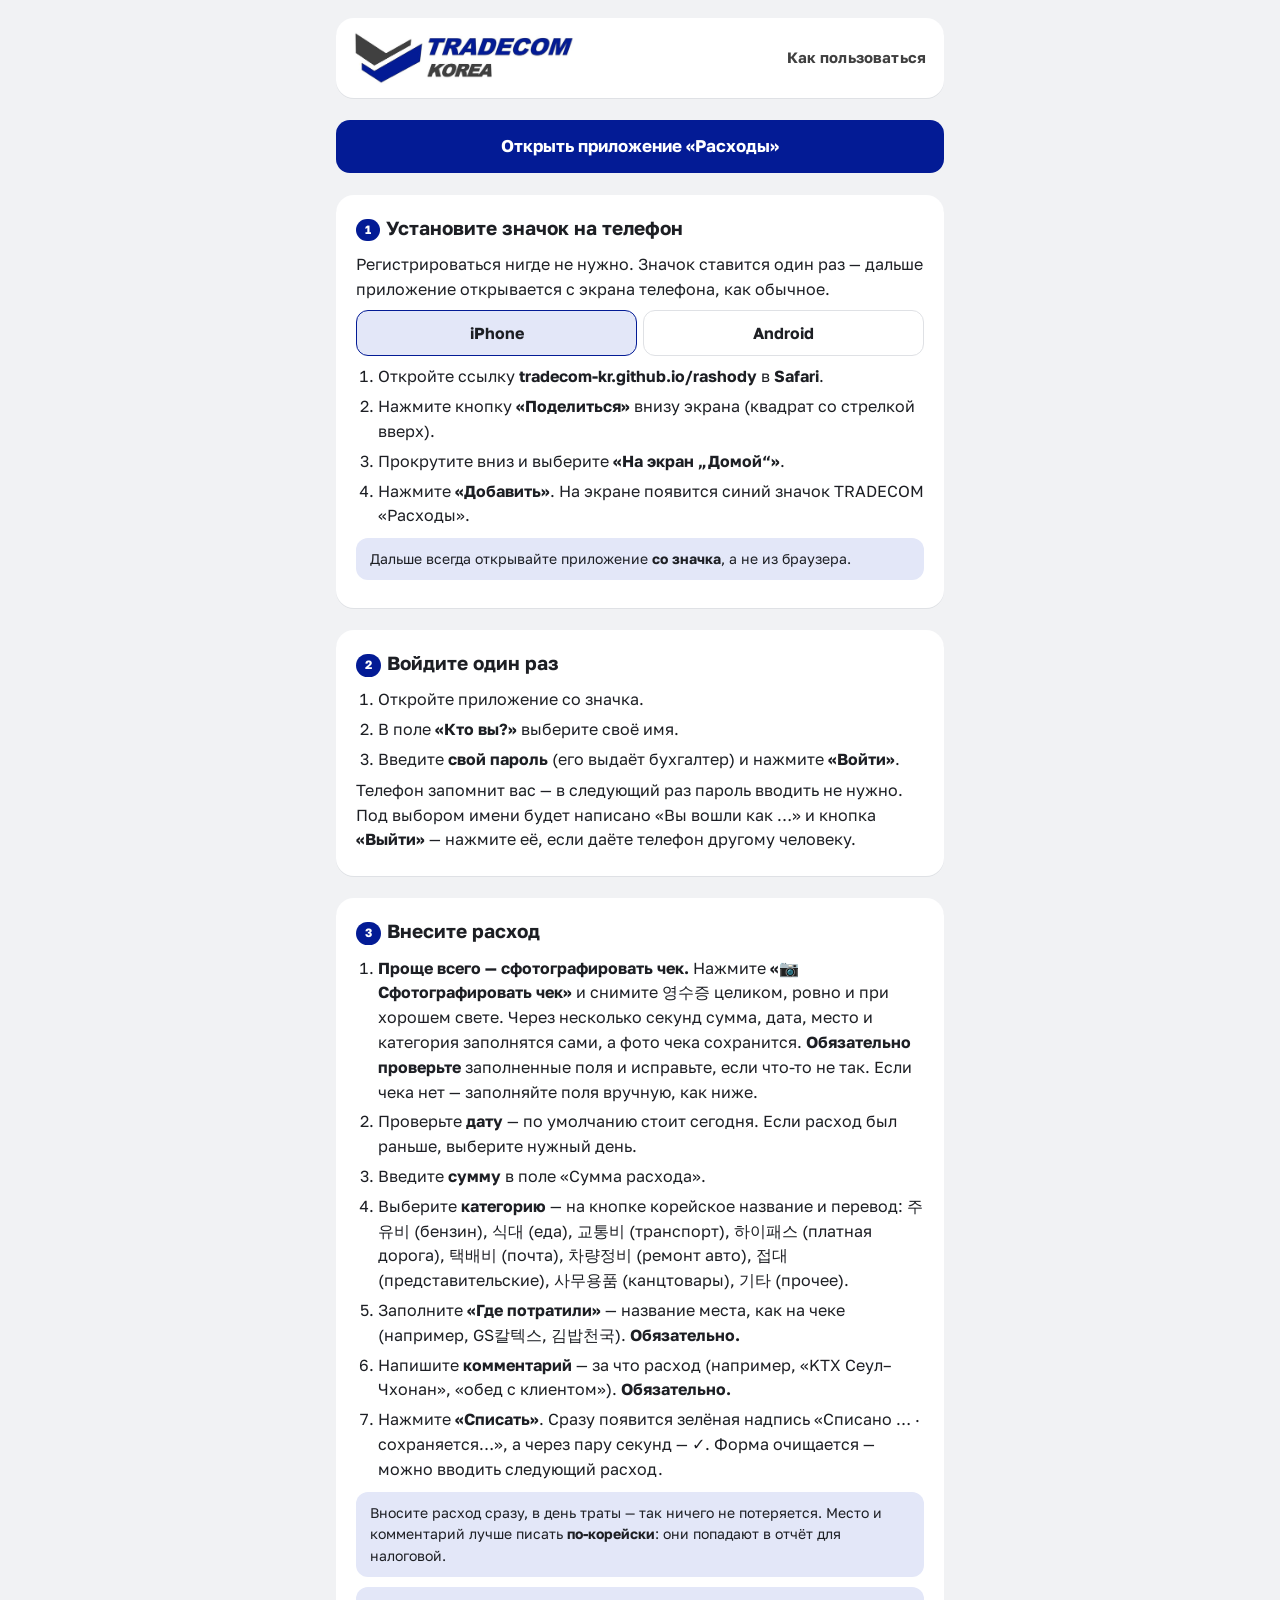
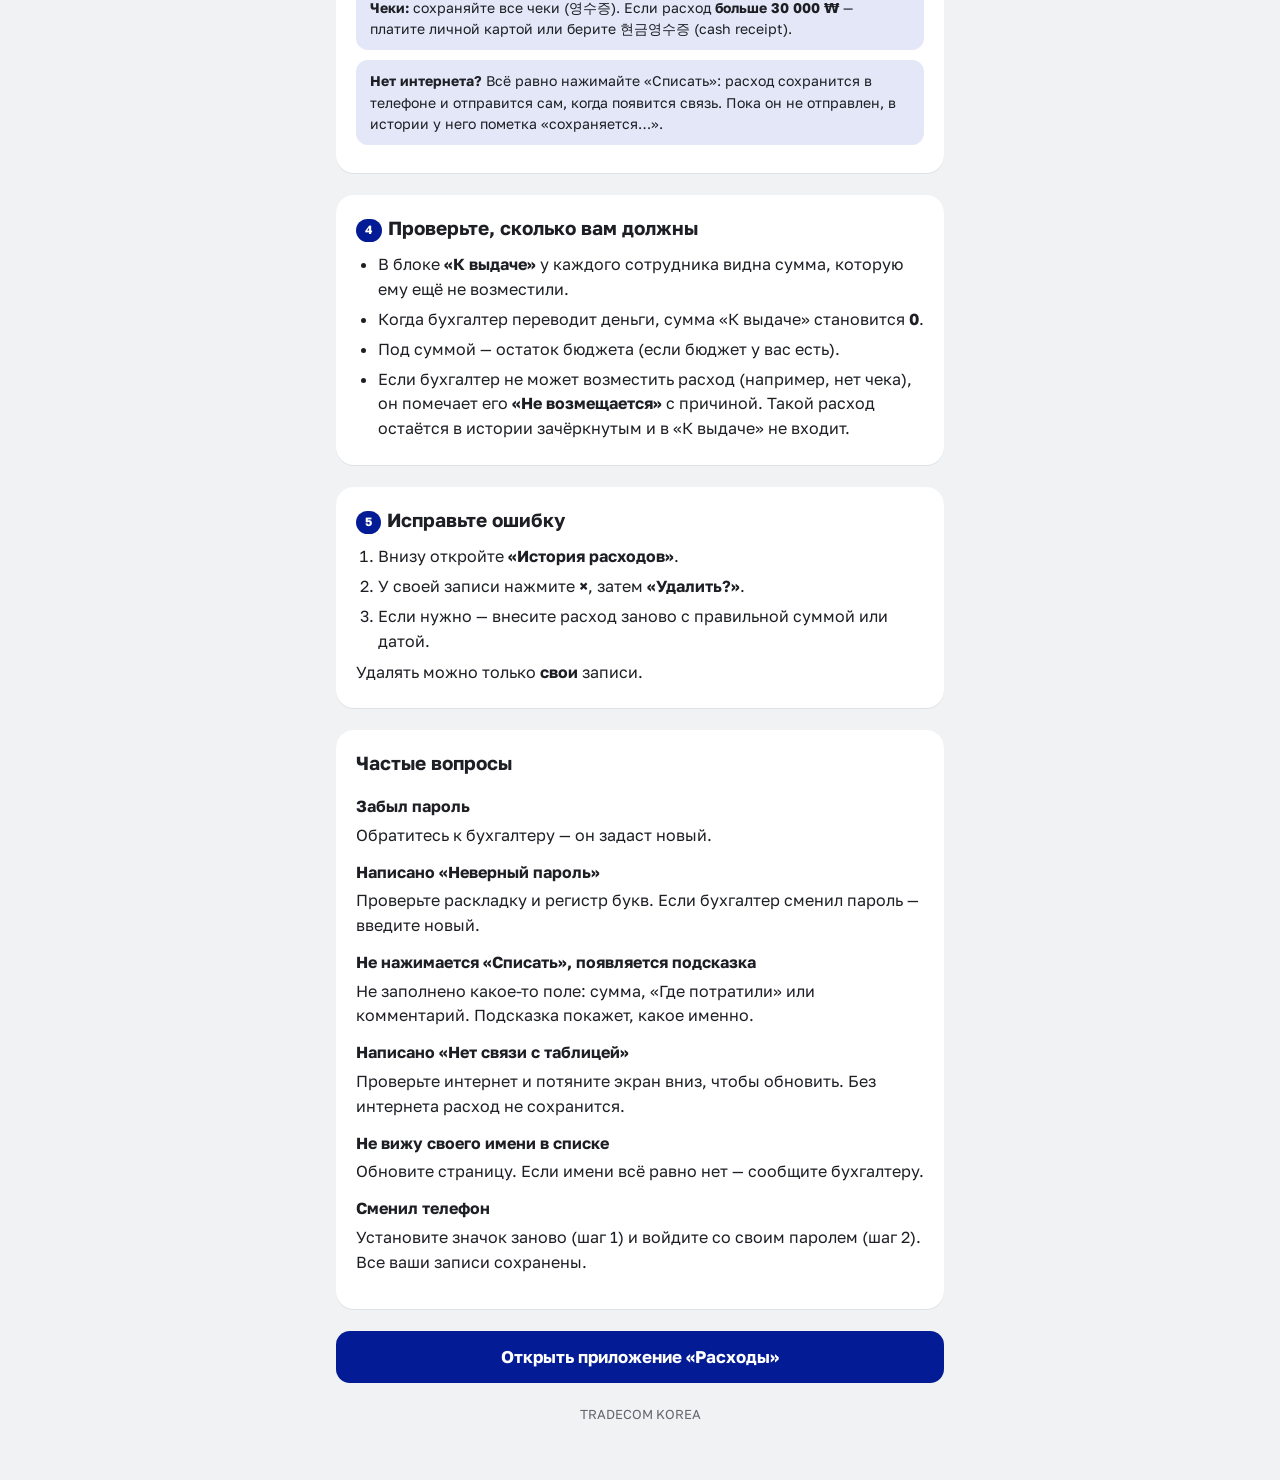
<file: help.html>
<!doctype html>
<html lang="ru">
<head>
<meta charset="utf-8">
<meta name="viewport" content="width=device-width,initial-scale=1,viewport-fit=cover">
<title>Как пользоваться — Расходы</title>
<meta name="theme-color" content="#031b95">
<link rel="apple-touch-icon" href="icon-180.png">
<link rel="icon" type="image/png" sizes="192x192" href="icon-192.png">
<link rel="preconnect" href="https://fonts.googleapis.com">
<link rel="stylesheet" href="https://fonts.googleapis.com/css2?family=Golos+Text:wght@400;500;600;700;800&display=swap">
<link rel="stylesheet" href="style.css">
<style>
html,body{margin:0}
.doc{background:var(--surface);border-radius:18px;padding:18px 20px;box-shadow:0 1px 0 var(--line);line-height:1.55}
.doc h2{font-size:19px;margin:0 0 10px}
.doc h3{font-size:16px;margin:18px 0 6px}
.doc ol,.doc ul{margin:6px 0;padding-left:22px}
.doc li{margin:5px 0}
.doc p{margin:6px 0}
.doc b{font-weight:700}
.step{display:inline-block;background:var(--accent);color:var(--accent-fg);border-radius:999px;font-size:12px;font-weight:700;padding:2px 9px;margin-right:6px;vertical-align:1px}
.tip{background:var(--accent-soft);border-radius:12px;padding:10px 14px;font-size:14px;margin:10px 0}
.big{display:block;text-align:center;background:var(--ink);color:#fff;text-decoration:none;font-weight:700;font-size:17px;padding:14px;border-radius:14px}
.tabs{display:grid;grid-template-columns:1fr 1fr;gap:6px;margin:8px 0}
.tabs button{font:inherit;font-weight:700;padding:10px;border-radius:12px;border:1.5px solid var(--line);background:var(--surface);color:var(--fg);cursor:pointer}
.tabs button[aria-pressed="true"]{border-color:var(--accent);background:var(--accent-soft)}
.faq dt{font-weight:700;margin-top:12px}
.faq dd{margin:4px 0 0}
</style>
</head>
<body>
<div class="wrap">
  <header class="brand"><img src="logo.png" alt="Tradecom Korea"><span>Как пользоваться</span></header>

  <a class="big" href="./">Открыть приложение «Расходы»</a>

  <section class="doc">
    <h2><span class="step">1</span>Установите значок на телефон</h2>
    <p>Регистрироваться нигде не нужно. Значок ставится один раз — дальше приложение открывается с экрана телефона, как обычное.</p>
    <div class="tabs" role="group" aria-label="Телефон">
      <button type="button" data-os="ios" aria-pressed="true">iPhone</button>
      <button type="button" data-os="and" aria-pressed="false">Android</button>
    </div>
    <div data-show="ios">
      <ol>
        <li>Откройте ссылку <b>tradecom-kr.github.io/rashody</b> в <b>Safari</b>.</li>
        <li>Нажмите кнопку <b>«Поделиться»</b> внизу экрана (квадрат со стрелкой вверх).</li>
        <li>Прокрутите вниз и выберите <b>«На экран „Домой“»</b>.</li>
        <li>Нажмите <b>«Добавить»</b>. На экране появится синий значок TRADECOM «Расходы».</li>
      </ol>
    </div>
    <div data-show="and" hidden>
      <ol>
        <li>Откройте ссылку <b>tradecom-kr.github.io/rashody</b> в <b>Chrome</b>.</li>
        <li>Нажмите меню <b>⋮</b> в правом верхнем углу.</li>
        <li>Выберите <b>«Добавить на главный экран»</b> (или «Установить приложение»).</li>
        <li>Нажмите <b>«Добавить»</b> / <b>«Установить»</b>. На экране появится значок «Расходы».</li>
      </ol>
    </div>
    <div class="tip">Дальше всегда открывайте приложение <b>со значка</b>, а не из браузера.</div>
  </section>

  <section class="doc">
    <h2><span class="step">2</span>Войдите один раз</h2>
    <ol>
      <li>Откройте приложение со значка.</li>
      <li>В поле <b>«Кто вы?»</b> выберите своё имя.</li>
      <li>Введите <b>свой пароль</b> (его выдаёт бухгалтер) и нажмите <b>«Войти»</b>.</li>
    </ol>
    <p>Телефон запомнит вас — в следующий раз пароль вводить не нужно. Под выбором имени будет написано «Вы вошли как …» и кнопка <b>«Выйти»</b> — нажмите её, если даёте телефон другому человеку.</p>
  </section>

  <section class="doc">
    <h2><span class="step">3</span>Внесите расход</h2>
    <ol>
      <li><b>Проще всего — сфотографировать чек.</b> Нажмите <b>«📷 Сфотографировать чек»</b> и снимите 영수증 целиком, ровно и при хорошем свете. Через несколько секунд сумма, дата, место и категория заполнятся сами, а фото чека сохранится. <b>Обязательно проверьте</b> заполненные поля и исправьте, если что-то не так. Если чека нет — заполняйте поля вручную, как ниже.</li>
      <li>Проверьте <b>дату</b> — по умолчанию стоит сегодня. Если расход был раньше, выберите нужный день.</li>
      <li>Введите <b>сумму</b> в поле «Сумма расхода».</li>
      <li>Выберите <b>категорию</b> — на кнопке корейское название и перевод: 주유비 (бензин), 식대 (еда), 교통비 (транспорт), 하이패스 (платная дорога), 택배비 (почта), 차량정비 (ремонт авто), 접대 (представительские), 사무용품 (канцтовары), 기타 (прочее).</li>
      <li>Заполните <b>«Где потратили»</b> — название места, как на чеке (например, GS칼텍스, 김밥천국). <b>Обязательно.</b></li>
      <li>Напишите <b>комментарий</b> — за что расход (например, «KTX Сеул–Чхонан», «обед с клиентом»). <b>Обязательно.</b></li>
      <li>Нажмите <b>«Списать»</b>. Сразу появится зелёная надпись «Списано … · сохраняется…», а через пару секунд — <b>✓</b>. Форма очищается — можно вводить следующий расход.</li>
    </ol>
    <div class="tip">Вносите расход сразу, в день траты — так ничего не потеряется. Место и комментарий лучше писать <b>по-корейски</b>: они попадают в отчёт для налоговой.</div>
    <div class="tip"><b>Чеки:</b> сохраняйте все чеки (영수증). Если расход <b>больше 30 000 ₩</b> — платите личной картой или берите 현금영수증 (cash receipt).</div>
    <div class="tip"><b>Нет интернета?</b> Всё равно нажимайте «Списать»: расход сохранится в телефоне и отправится сам, когда появится связь. Пока он не отправлен, в истории у него пометка «сохраняется…».</div>
  </section>

  <section class="doc">
    <h2><span class="step">4</span>Проверьте, сколько вам должны</h2>
    <ul>
      <li>В блоке <b>«К выдаче»</b> у каждого сотрудника видна сумма, которую ему ещё не возместили.</li>
      <li>Когда бухгалтер переводит деньги, сумма «К выдаче» становится <b>0</b>.</li>
      <li>Под суммой — остаток бюджета (если бюджет у вас есть).</li>
      <li>Если бухгалтер не может возместить расход (например, нет чека), он помечает его <b>«Не возмещается»</b> с причиной. Такой расход остаётся в истории зачёркнутым и в «К выдаче» не входит.</li>
    </ul>
  </section>

  <section class="doc">
    <h2><span class="step">5</span>Исправьте ошибку</h2>
    <ol>
      <li>Внизу откройте <b>«История расходов»</b>.</li>
      <li>У своей записи нажмите <b>×</b>, затем <b>«Удалить?»</b>.</li>
      <li>Если нужно — внесите расход заново с правильной суммой или датой.</li>
    </ol>
    <p>Удалять можно только <b>свои</b> записи.</p>
  </section>

  <section class="doc">
    <h2>Частые вопросы</h2>
    <dl class="faq">
      <dt>Забыл пароль</dt>
      <dd>Обратитесь к бухгалтеру — он задаст новый.</dd>
      <dt>Написано «Неверный пароль»</dt>
      <dd>Проверьте раскладку и регистр букв. Если бухгалтер сменил пароль — введите новый.</dd>
      <dt>Не нажимается «Списать», появляется подсказка</dt>
      <dd>Не заполнено какое-то поле: сумма, «Где потратили» или комментарий. Подсказка покажет, какое именно.</dd>
      <dt>Написано «Нет связи с таблицей»</dt>
      <dd>Проверьте интернет и потяните экран вниз, чтобы обновить. Без интернета расход не сохранится.</dd>
      <dt>Не вижу своего имени в списке</dt>
      <dd>Обновите страницу. Если имени всё равно нет — сообщите бухгалтеру.</dd>
      <dt>Сменил телефон</dt>
      <dd>Установите значок заново (шаг 1) и войдите со своим паролем (шаг 2). Все ваши записи сохранены.</dd>
    </dl>
  </section>

  <a class="big" href="./">Открыть приложение «Расходы»</a>
  <p class="sub" style="text-align:center">TRADECOM KOREA</p>
</div>
<script>
document.querySelectorAll('[data-os]').forEach(b=>b.addEventListener('click',()=>{
  document.querySelectorAll('[data-os]').forEach(x=>x.setAttribute('aria-pressed',String(x===b)));
  document.querySelectorAll('[data-show]').forEach(s=>s.hidden=s.dataset.show!==b.dataset.os);
}));
if(/Android/i.test(navigator.userAgent))document.querySelector('[data-os="and"]').click();
</script>
</body>
</html>
</file>
<file: style.css>
/* Layout: одна колонка. Тёмная «карта» сверху — ввод расхода; ниже карточки сотрудников с суммой к выдаче */
:root{
  --bg:#f1f2f4; --surface:#ffffff; --field:#f7f8fa; --fg:#1d1f24; --muted:#62666f; --line:#dfe1e5;
  --ink:#031b95; --ink-2:rgba(255,255,255,.13); --ink-fg:#ffffff; --ink-muted:#b8c1ec;
  --accent:#031b95; --accent-fg:#ffffff; --accent-soft:#e3e7f8; --gray:#404040;
  --bad:#c2412d; --bad-soft:#fbe6e2; --ok:#1f8a5b; --ok-soft:#e1f3ea;
  --font-body:"Golos Text",system-ui,-apple-system,"Segoe UI",sans-serif;
  --font-num:"Golos Text",system-ui,-apple-system,"Segoe UI",sans-serif;
}
@media (prefers-color-scheme: dark){:root:not([data-theme="light"]){
  --bg:#121316; --surface:#1c1d21; --field:#25272c; --fg:#ebecef; --muted:#9da1aa; --line:#2d2f34;
  --ink:#13289e; --ink-2:rgba(255,255,255,.12); --ink-fg:#ffffff; --ink-muted:#b8c1ec;
  --accent:#5b74f0; --accent-fg:#ffffff; --accent-soft:#1d2550; --gray:#8a8c91;
  --bad:#f08a78; --bad-soft:#3a1f1b; --ok:#5fd09a; --ok-soft:#173326; color-scheme:dark}}
:root[data-theme="dark"]{
  --bg:#121316; --surface:#1c1d21; --field:#25272c; --fg:#ebecef; --muted:#9da1aa; --line:#2d2f34;
  --ink:#13289e; --ink-2:rgba(255,255,255,.12); --ink-fg:#ffffff; --ink-muted:#b8c1ec;
  --accent:#5b74f0; --accent-fg:#ffffff; --accent-soft:#1d2550; --gray:#8a8c91;
  --bad:#f08a78; --bad-soft:#3a1f1b; --ok:#5fd09a; --ok-soft:#173326; color-scheme:dark}

*{box-sizing:border-box}
[hidden]{display:none!important}
body{background:var(--bg);color:var(--fg);font-family:var(--font-body);font-size:16px;line-height:1.45}
.wrap{max-width:640px;margin:0 auto;padding-inline:16px;padding-block:18px 56px;display:flex;flex-direction:column;gap:22px}
h1{font-size:20px;margin:0;font-weight:700;letter-spacing:-.01em}
h2{font-size:17px;margin:0;font-weight:700}
.num{font-family:var(--font-num);font-variant-numeric:tabular-nums}
button{font:inherit;cursor:pointer;color:inherit}
button:focus-visible,input:focus-visible,select:focus-visible{outline:2px solid var(--accent);outline-offset:2px}
.msg{font-size:14px;margin:0;min-height:1.2em}
.msg.ok{color:var(--ok)} .msg.err{color:var(--bad)}
.notice{background:var(--accent-soft);border-radius:14px;padding:12px 14px;font-size:14px}
.sub{font-size:13px;color:var(--muted);margin:0}

/* Ввод — тёмная карта */
.hero{background:var(--surface);color:var(--fg);border-radius:22px;padding:18px;display:flex;flex-direction:column;gap:14px;box-shadow:0 1px 0 var(--line),0 10px 28px -20px rgba(20,28,60,.35);border-top:4px solid var(--accent)}
.hero .msg{color:var(--muted)} .hero .msg.ok{color:var(--ok)} .hero .msg.err{color:var(--bad)}
.pair{display:grid;grid-template-columns:minmax(0,1.3fr) minmax(0,1fr);gap:8px}
.pill{font:inherit;font-size:15px;font-weight:600;padding:11px 14px;border-radius:999px;border:1.5px solid var(--line);background:var(--field);color:var(--fg);width:100%;min-width:0;appearance:none;-webkit-appearance:none}
select.pill{background-image:linear-gradient(45deg,transparent 50%,var(--muted) 50%),linear-gradient(135deg,var(--muted) 50%,transparent 50%);background-position:calc(100% - 18px) 52%,calc(100% - 13px) 52%;background-size:5px 5px;background-repeat:no-repeat;padding-right:30px}
/* выпадающий список: тёмный текст на светлом фоне, иначе на Windows пункты не видны */
select.pill option{color:#1d1f24;background:#ffffff;font-weight:500}
input[type=date].pill{font-family:var(--font-body);font-size:15px}
.pin-row{display:flex;gap:8px}
.pin-row .pill{letter-spacing:.15em}
.amt-cap{font-size:13px;color:var(--muted);font-weight:600;margin-bottom:-8px;padding-left:4px}
.amt-wrap{display:flex;align-items:center;background:var(--field);border:1.5px solid var(--line);border-radius:16px;padding:0 16px}
.amt-wrap:focus-within,.note:focus,.pill:focus{border-color:var(--accent);outline:none;box-shadow:0 0 0 3px var(--accent-soft)}
.amt{flex:1;min-width:0;border:0;background:transparent;color:var(--fg);font-family:var(--font-num);font-size:34px;font-weight:700;text-align:right;padding:14px 8px 14px 0;letter-spacing:-.02em}
.amt:focus{outline:none}
.amt::placeholder{color:var(--muted);opacity:.7;font-family:var(--font-body);font-size:20px;font-weight:500;letter-spacing:0;text-align:center}
.amt-cur{font-family:var(--font-num);font-size:26px;font-weight:700;color:var(--muted)}
.cats{display:grid;grid-template-columns:repeat(4,minmax(0,1fr));gap:6px}
.cats button{background:var(--c-soft,var(--field));border:1.5px solid transparent;border-radius:12px;padding:9px 4px;font-size:15px;font-weight:600;color:var(--c-ink,var(--fg));min-width:0;line-height:1.2;display:flex;flex-direction:column;align-items:center;gap:2px}
.cats button b{font-weight:700}
.cats button small{font-size:11px;font-weight:500;opacity:.85}
.cats button[aria-pressed="true"]{background:var(--c,var(--accent));color:#fff;border-color:var(--c,var(--accent))}
.note{font:inherit;font-size:15px;padding:12px 14px;border-radius:12px;border:1.5px solid var(--line);background:var(--field);color:var(--fg);width:100%}
.note::placeholder{color:var(--muted);opacity:.8}
.go{background:var(--accent);color:#fff;border:0;border-radius:14px;padding:15px;font-size:18px;font-weight:700}
.go:disabled{opacity:.45;cursor:not-allowed}
.tubtn{background:var(--accent);color:var(--accent-fg);border:0;border-radius:999px;padding:9px 16px;font-size:15px;font-weight:700}

/* Шапка с логотипом */
.brand{background:#ffffff;border-radius:18px;padding:14px 18px;display:flex;align-items:center;justify-content:space-between;gap:12px;flex-wrap:wrap;box-shadow:0 1px 0 var(--line)}
.brand img{height:52px;width:auto;max-width:100%;display:block}
.brand span{font-weight:700;font-size:15px;color:#404040;letter-spacing:.01em}
/* Карточки сотрудников */
.sumhead{display:flex;justify-content:space-between;align-items:baseline;gap:8px;flex-wrap:wrap}
.people{display:grid;grid-template-columns:repeat(auto-fill,minmax(150px,1fr));gap:10px}
.pc{background:var(--surface);border-radius:18px;padding:14px;display:flex;flex-direction:column;gap:10px;box-shadow:0 1px 0 var(--line),0 6px 20px -16px rgba(20,28,60,.35);min-width:0}
.pc-top{display:flex;align-items:center;gap:8px;min-width:0}
.av{flex:none;width:30px;height:30px;border-radius:50%;display:grid;place-items:center;font-size:12px;font-weight:700;color:#fff;background:var(--c)}
.pc-name{font-weight:700;font-size:14px;line-height:1.15;min-width:0;overflow:hidden;text-overflow:ellipsis}
.due-l{font-size:11px;text-transform:uppercase;letter-spacing:.07em;color:var(--muted);font-weight:600}
.due{font-family:var(--font-num);font-size:24px;font-weight:800;line-height:1.05;letter-spacing:-.01em;font-variant-numeric:tabular-nums}
.due.zero{color:var(--muted)}
.meter{height:6px;border-radius:3px;background:var(--line);overflow:hidden}
.meter i{display:block;height:100%;background:var(--accent);border-radius:3px}
.meter.over i{background:var(--bad)}
.rest{font-size:12px;color:var(--muted);margin-top:-4px}
.rest b{font-family:var(--font-num);color:var(--fg);font-weight:700}
.rest.neg b{color:var(--bad)}
.kv{display:grid;grid-template-columns:minmax(0,1fr) auto;gap:3px 8px;font-size:12px;margin:0}
.kv dt{color:var(--muted);margin:0}
.kv dd{margin:0;text-align:right;font-family:var(--font-num);font-variant-numeric:tabular-nums}
.kv dd.neg{color:var(--bad);font-weight:700}
.kv dd.okc{color:var(--ok)}
.paybtn{font:inherit;font-size:13px;font-weight:700;padding:8px;border-radius:999px;border:1.5px solid var(--accent);background:transparent;color:var(--fg);width:100%}
.paybtn:disabled{opacity:.35;cursor:not-allowed}
.paybtn.armed{background:var(--accent);border-color:var(--accent);color:var(--accent-fg)}
.paycancel{font:inherit;font-size:13px;font-weight:600;padding:7px;border-radius:999px;border:1px solid var(--line);background:transparent;color:var(--fg);width:100%;margin-top:-4px}

/* История и прочее */
details.box{background:var(--surface);border-radius:18px;padding:12px 16px;box-shadow:0 1px 0 var(--line)}
details.box>summary{cursor:pointer;font-weight:700}
.hfilt{display:flex;flex-wrap:wrap;gap:8px;margin:10px 0 4px}
.hfilt input{font:inherit;font-size:15px;padding:8px 14px;border:1px solid var(--line);border-radius:999px;background:var(--bg);color:var(--fg);min-width:0;flex:1 1 100%}
.hcount{margin:2px 0 0;font-size:13px}
.hfilt select{font:inherit;font-size:14px;padding:8px 12px;border:1px solid var(--line);border-radius:999px;background:var(--bg);color:var(--fg);min-width:0;flex:1}
.li{display:grid;grid-template-columns:minmax(0,1fr) auto auto;gap:10px;align-items:center;padding:10px 0;border-bottom:1px solid var(--line)}
.li:last-child{border-bottom:0}
.li b{font-weight:500;display:block;overflow:hidden;text-overflow:ellipsis;white-space:nowrap}
.li small{color:var(--muted);font-size:12px}
.li .a{font-family:var(--font-num);font-weight:700}
.li.pmt .a{color:var(--ok)}
.del{background:none;border:0;color:var(--muted);font-size:20px;padding:2px 6px;line-height:1}
.del.armed{color:var(--bad);font-size:13px;font-weight:600}
.undo{background:transparent;border:1px solid var(--line);border-radius:999px;padding:3px 10px;font-size:12px;color:var(--fg)}
.undo.armed{border-color:var(--bad);color:var(--bad);font-weight:600}
.msg .undo{margin-left:4px}
.empty{color:var(--muted);font-size:14px;padding:10px 0}
.tools{display:flex;flex-direction:column;gap:8px}
.dl{background:var(--surface);border:1.5px solid var(--fg);color:var(--fg);border-radius:999px;padding:11px 16px;font-size:15px;font-weight:700}
.ghost{background:transparent;border:1px solid var(--line);border-radius:999px;padding:7px 14px;font-size:14px;color:var(--fg)}
.arow{display:grid;grid-template-columns:minmax(0,1fr) 120px;gap:6px;padding:10px 0;border-bottom:1px solid var(--line)}
.arow input,.crow input{font:inherit;font-size:14px;padding:8px 12px;border:1px solid var(--line);border-radius:10px;background:var(--bg);color:var(--fg);min-width:0}
.arow input.b{font-family:var(--font-num);text-align:right}
.arow input.p{grid-column:1/-1}
.arow .ph{grid-column:1/-1;font-size:12px;color:var(--muted)}
.crow{display:grid;grid-template-columns:repeat(4,minmax(0,1fr));gap:6px}
.admin h3{font-size:15px;margin:14px 0 4px}
.abtns{display:flex;gap:8px;flex-wrap:wrap;margin-top:10px;align-items:center}
.accrow{display:flex;justify-content:space-between;align-items:center;gap:8px;flex-wrap:wrap;font-size:14px;padding:4px 0}
.linkbtn{background:none;border:0;padding:0;color:var(--muted);text-decoration:underline;font-size:13px}
.reqacc{font-size:13px;color:var(--muted);text-align:center}
@media (max-width:380px){.amt{font-size:28px}.cats button{font-size:13px}}
/* тёмная тема: категории — приглушённые оттенки */
@media (prefers-color-scheme: dark){:root:not([data-theme="light"]) .cats button:not([aria-pressed="true"]){background:color-mix(in srgb,var(--c) 24%,var(--surface));color:#e9ebf0}}
:root[data-theme="dark"] .cats button:not([aria-pressed="true"]){background:color-mix(in srgb,var(--c) 24%,var(--surface));color:#e9ebf0}
.li small.rejline{display:flex;flex-wrap:wrap;gap:4px 10px;margin-top:2px}
.li.rej b,.li.rej .a{color:var(--muted)}
.li.rej .a{text-decoration:line-through}
.rejtag{color:var(--bad);font-weight:600}
.rejbtn{font-size:12px}
.rejform{display:flex;gap:8px;align-items:center;padding:8px 0 10px;border-bottom:1px solid var(--line)}
.rejform input{font:inherit;font-size:15px;padding:8px 12px;border:1px solid var(--line);border-radius:999px;background:var(--surface);color:var(--fg);min-width:0;flex:1}
.li.pmt.adv .a{color:var(--muted)}

.scanbtn{font:inherit;font-size:15px;font-weight:700;display:flex;align-items:center;justify-content:center;gap:8px;padding:12px;border-radius:12px;border:1.5px dashed var(--accent);background:var(--accent-soft);color:var(--accent);cursor:pointer}
.scanbtn[disabled]{opacity:.6;cursor:progress}
.rchip{display:flex;justify-content:space-between;align-items:center;gap:8px;font-size:13px;padding:8px 12px;border-radius:10px;background:var(--ok-soft);color:var(--ok)}
.filled{animation:filled 1.6s ease-out}
@keyframes filled{0%{box-shadow:0 0 0 3px var(--ok)}100%{box-shadow:0 0 0 0 transparent}}
.rlink{color:var(--accent);font-size:12px}
</file>
